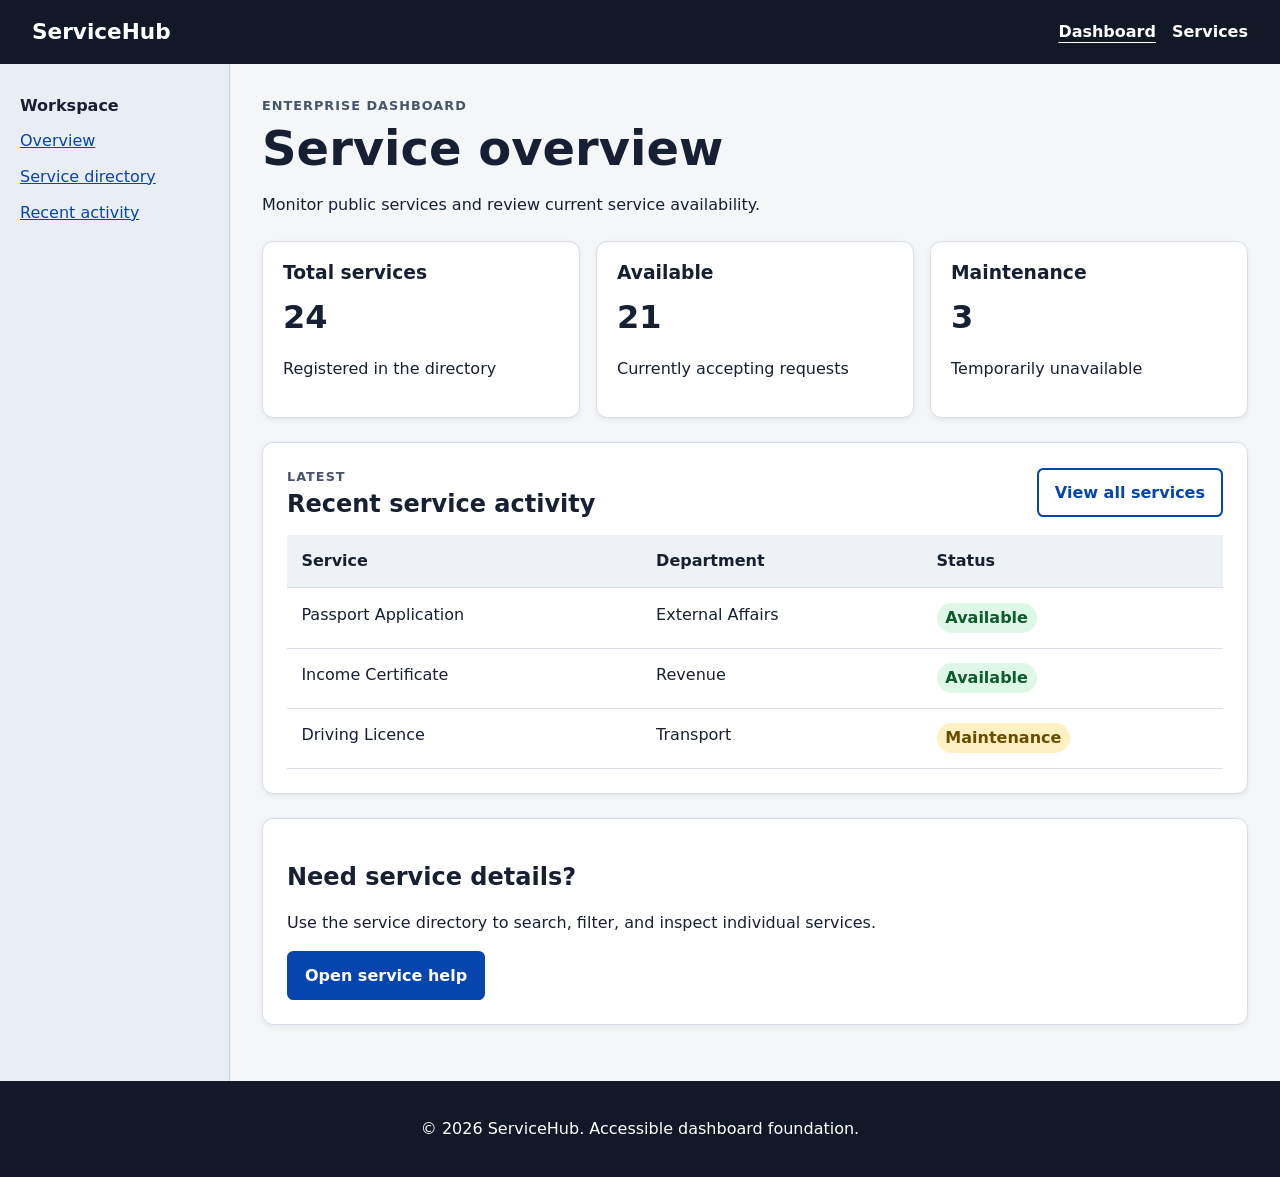
<file: client/index.html>
<!doctype html>
<html lang="en">
<head>
<meta charset="utf-8">
<meta name="viewport" content="width=device-width, initial-scale=1">
<meta name="description" content="Accessible public service enterprise dashboard">
<title>ServiceHub — Dashboard</title>
<link rel="stylesheet" href="css/styles.css">
</head>
<body>
<a class="skip-link" href="#main-content">Skip to main content</a>
<header class="site-header">
  <div class="brand"><a href="index.html" aria-label="ServiceHub home">ServiceHub</a></div>
  <nav aria-label="Primary navigation">
    <ul class="nav-list">
      <li><a href="index.html" aria-current="page">Dashboard</a></li>
      <li><a href="services.html">Services</a></li>
    </ul>
  </nav>
</header>
<div class="layout">
<aside class="sidebar" aria-label="Dashboard sidebar">
  <h2>Workspace</h2>
  <nav aria-label="Dashboard sections">
    <ul class="sidebar-list">
      <li><a href="#overview">Overview</a></li>
      <li><a href="services.html">Service directory</a></li>
      <li><a href="#activity">Recent activity</a></li>
    </ul>
  </nav>
</aside>
<main id="main-content" tabindex="-1">
<section id="overview" class="page-heading" aria-labelledby="page-title">
  <p class="eyebrow">Enterprise dashboard</p>
  <h1 id="page-title">Service overview</h1>
  <p>Monitor public services and review current service availability.</p>
</section>
<section class="stats-grid" aria-labelledby="summary-title">
  <h2 id="summary-title" class="sr-only">Service summary</h2>
  <article class="stat-card"><h3>Total services</h3><p class="stat-value">24</p><p>Registered in the directory</p></article>
  <article class="stat-card"><h3>Available</h3><p class="stat-value">21</p><p>Currently accepting requests</p></article>
  <article class="stat-card"><h3>Maintenance</h3><p class="stat-value">3</p><p>Temporarily unavailable</p></article>
</section>
<section id="activity" class="panel" aria-labelledby="activity-title">
  <div class="panel-header"><div><p class="eyebrow">Latest</p><h2 id="activity-title">Recent service activity</h2></div><a class="button button-secondary" href="services.html">View all services</a></div>
  <div class="table-wrap">
  <table>
    <caption class="sr-only">Recent public service activity</caption>
    <thead><tr><th scope="col">Service</th><th scope="col">Department</th><th scope="col">Status</th></tr></thead>
    <tbody>
      <tr><td>Passport Application</td><td>External Affairs</td><td><span class="status status-success">Available</span></td></tr>
      <tr><td>Income Certificate</td><td>Revenue</td><td><span class="status status-success">Available</span></td></tr>
      <tr><td>Driving Licence</td><td>Transport</td><td><span class="status status-warning">Maintenance</span></td></tr>
    </tbody>
  </table>
  </div>
</section>
<section class="panel" aria-labelledby="help-title">
<h2 id="help-title">Need service details?</h2>
<p>Use the service directory to search, filter, and inspect individual services.</p>
<button class="button" type="button" id="open-help">Open service help</button>
<dialog id="help-dialog" aria-labelledby="dialog-title">
<div class="dialog-content">
<div class="panel-header"><h2 id="dialog-title">Service directory help</h2><button class="icon-button" type="button" id="close-help" aria-label="Close service help">×</button></div>
<p>Search by service name or department. Required fields are announced to assistive technologies.</p>
<button class="button" type="button" id="dialog-done">Done</button>
</div>
</dialog>
</section>
</main>
</div>
<footer class="site-footer"><p>&copy; 2026 ServiceHub. Accessible dashboard foundation.</p></footer>
<script src="js/app.js" defer></script>
</body>
</html>
</file>
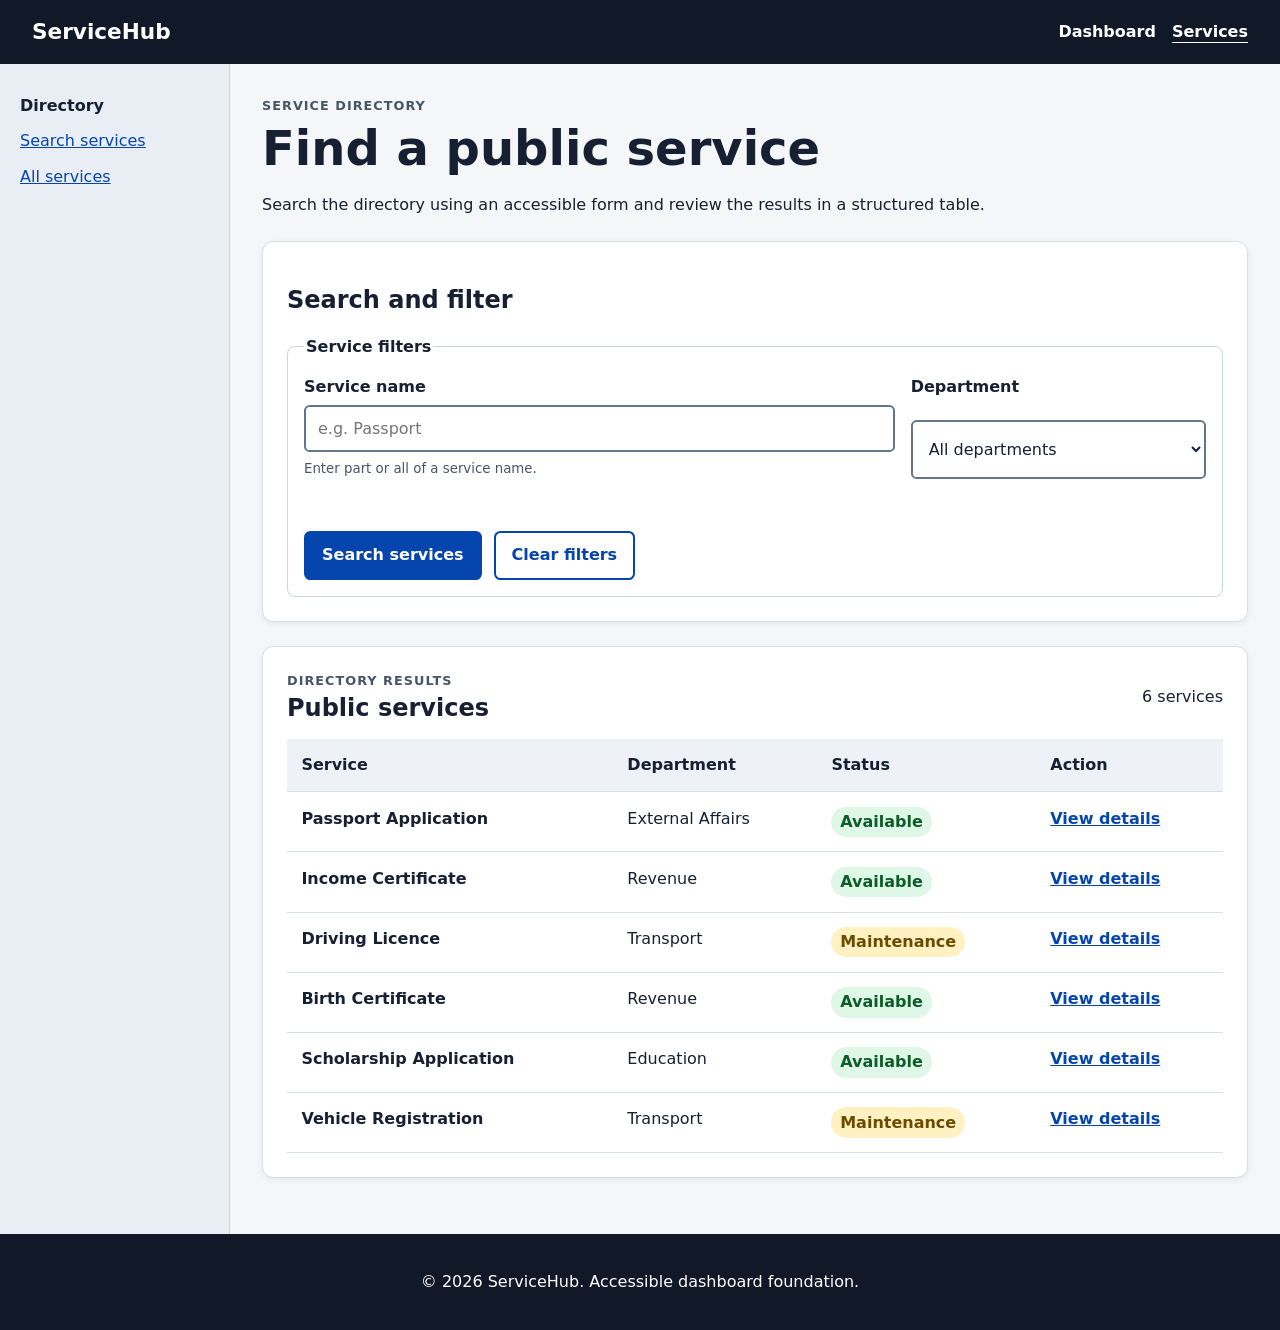
<file: client/services.html>
<!doctype html>
<html lang="en">
<head>
<meta charset="utf-8">
<meta name="viewport" content="width=device-width, initial-scale=1">
<meta name="description" content="Accessible public service directory">
<title>ServiceHub — Service Directory</title>
<link rel="stylesheet" href="css/styles.css">
</head>
<body>
<a class="skip-link" href="#main-content">Skip to main content</a>
<header class="site-header">
<div class="brand"><a href="index.html" aria-label="ServiceHub home">ServiceHub</a></div>
<nav aria-label="Primary navigation"><ul class="nav-list"><li><a href="index.html">Dashboard</a></li><li><a href="services.html" aria-current="page">Services</a></li></ul></nav>
</header>
<div class="layout">
<aside class="sidebar" aria-label="Service directory sidebar">
<h2>Directory</h2>
<nav aria-label="Directory sections"><ul class="sidebar-list"><li><a href="#search">Search services</a></li><li><a href="#service-table">All services</a></li></ul></nav>
</aside>
<main id="main-content" tabindex="-1">
<section class="page-heading" aria-labelledby="page-title"><p class="eyebrow">Service directory</p><h1 id="page-title">Find a public service</h1><p>Search the directory using an accessible form and review the results in a structured table.</p></section>
<section id="search" class="panel" aria-labelledby="search-title">
<h2 id="search-title">Search and filter</h2>
<form id="service-form" novalidate>
<fieldset><legend>Service filters</legend>
<div class="form-grid">
<div class="form-field"><label for="service-name">Service name</label><input id="service-name" name="service-name" type="search" autocomplete="off" aria-describedby="service-help" placeholder="e.g. Passport"><small id="service-help">Enter part or all of a service name.</small></div>
<div class="form-field"><label for="department">Department</label><select id="department" name="department"><option value="">All departments</option><option>External Affairs</option><option>Revenue</option><option>Transport</option><option>Education</option></select></div>
</div>
<div id="form-message" class="form-message" role="status" aria-live="polite"></div>
<div class="button-row"><button class="button" type="submit">Search services</button><button class="button button-secondary" type="reset">Clear filters</button></div>
</fieldset>
</form>
</section>
<section id="service-table" class="panel" aria-labelledby="table-title">
<div class="panel-header"><div><p class="eyebrow">Directory results</p><h2 id="table-title">Public services</h2></div><span id="result-count" aria-live="polite">6 services</span></div>
<div class="table-wrap">
<table id="services-table">
<caption class="sr-only">Public service directory with department and availability</caption>
<thead><tr><th scope="col">Service</th><th scope="col">Department</th><th scope="col">Status</th><th scope="col">Action</th></tr></thead>
<tbody>
<tr data-service="Passport Application" data-department="External Affairs"><th scope="row">Passport Application</th><td>External Affairs</td><td><span class="status status-success">Available</span></td><td><button class="text-button details-button" type="button" data-service-name="Passport Application">View details</button></td></tr>
<tr data-service="Income Certificate" data-department="Revenue"><th scope="row">Income Certificate</th><td>Revenue</td><td><span class="status status-success">Available</span></td><td><button class="text-button details-button" type="button" data-service-name="Income Certificate">View details</button></td></tr>
<tr data-service="Driving Licence" data-department="Transport"><th scope="row">Driving Licence</th><td>Transport</td><td><span class="status status-warning">Maintenance</span></td><td><button class="text-button details-button" type="button" data-service-name="Driving Licence">View details</button></td></tr>
<tr data-service="Birth Certificate" data-department="Revenue"><th scope="row">Birth Certificate</th><td>Revenue</td><td><span class="status status-success">Available</span></td><td><button class="text-button details-button" type="button" data-service-name="Birth Certificate">View details</button></td></tr>
<tr data-service="Scholarship Application" data-department="Education"><th scope="row">Scholarship Application</th><td>Education</td><td><span class="status status-success">Available</span></td><td><button class="text-button details-button" type="button" data-service-name="Scholarship Application">View details</button></td></tr>
<tr data-service="Vehicle Registration" data-department="Transport"><th scope="row">Vehicle Registration</th><td>Transport</td><td><span class="status status-warning">Maintenance</span></td><td><button class="text-button details-button" type="button" data-service-name="Vehicle Registration">View details</button></td></tr>
</tbody>
</table>
</div>
<p id="no-results" class="empty-state" hidden>No services match the selected filters.</p>
</section>
<dialog id="service-dialog" aria-labelledby="service-dialog-title"><div class="dialog-content"><div class="panel-header"><h2 id="service-dialog-title">Service details</h2><button class="icon-button" type="button" id="close-service-dialog" aria-label="Close service details">×</button></div><p id="service-dialog-description"></p><button class="button" type="button" id="done-service-dialog">Done</button></div></dialog>
</main>
</div>
<footer class="site-footer"><p>&copy; 2026 ServiceHub. Accessible dashboard foundation.</p></footer>
<script src="js/app.js" defer></script>
</body>
</html>
</file>
<file: client/css/styles.css>
*,:before,:after{box-sizing:border-box}:root{font-family:system-ui,-apple-system,BlinkMacSystemFont,"Segoe UI",sans-serif;color:#172033;background:#f4f6f8;line-height:1.5}body{margin:0;min-width:320px}a{color:#0645ad}a:focus-visible,button:focus-visible,input:focus-visible,select:focus-visible{outline:3px solid #ffbf00;outline-offset:3px}.skip-link{position:absolute;left:1rem;top:-4rem;z-index:100;padding:.75rem 1rem;background:#111827;color:#fff;border-radius:.35rem}.skip-link:focus{top:1rem}.site-header{display:flex;align-items:center;justify-content:space-between;gap:1rem;padding:1rem 2rem;background:#111827;color:#fff}.brand a{color:#fff;text-decoration:none;font-size:1.35rem;font-weight:800}.nav-list,.sidebar-list{display:flex;gap:1rem;margin:0;padding:0;list-style:none}.nav-list a{color:#fff;text-decoration:none;font-weight:650}.nav-list a[aria-current=page]{text-decoration:underline;text-underline-offset:.3rem}.layout{display:grid;grid-template-columns:230px 1fr;min-height:calc(100vh - 130px)}.sidebar{padding:2rem 1.25rem;background:#e9eef5;border-right:1px solid #cbd5e1}.sidebar h2{margin-top:0;font-size:1rem}.sidebar-list{display:grid;gap:.75rem}main{max-width:1200px;width:100%;margin:0 auto;padding:2rem}.page-heading{margin-bottom:1.5rem}.eyebrow{margin:0 0 .25rem;color:#475569;font-size:.8rem;font-weight:800;letter-spacing:.08em;text-transform:uppercase}h1,h2,h3{line-height:1.2}h1{margin:0 0 .5rem;font-size:clamp(2rem,4vw,3rem)}.stats-grid{display:grid;grid-template-columns:repeat(3,1fr);gap:1rem;margin-bottom:1.5rem}.stat-card,.panel{background:#fff;border:1px solid #d7dee8;border-radius:.7rem;box-shadow:0 2px 6px rgb(15 23 42 / 6%)}.stat-card{padding:1.25rem}.stat-card h3{margin:0}.stat-value{margin:.5rem 0;font-size:2rem;font-weight:800}.panel{margin-bottom:1.5rem;padding:1.5rem}.panel-header{display:flex;align-items:center;justify-content:space-between;gap:1rem;margin-bottom:1rem}.panel-header h2{margin:0}.button,.text-button,.icon-button{font:inherit;cursor:pointer}.button{display:inline-block;border:2px solid #0645ad;border-radius:.4rem;padding:.65rem 1rem;background:#0645ad;color:#fff;font-weight:700;text-decoration:none}.button:hover{background:#04337f}.button-secondary{background:#fff;color:#0645ad}.button-row{display:flex;flex-wrap:wrap;gap:.75rem;margin-top:1rem}.text-button{border:0;padding:0;background:transparent;color:#0645ad;text-decoration:underline;font-weight:700}.icon-button{width:2.5rem;height:2.5rem;border:2px solid #475569;border-radius:.35rem;background:#fff;color:#172033;font-size:1.5rem;line-height:1}.table-wrap{overflow-x:auto}table{width:100%;border-collapse:collapse}th,td{padding:.9rem;border-bottom:1px solid #d7dee8;text-align:left;vertical-align:top}thead th{background:#eef2f7;font-weight:800}.status{display:inline-block;padding:.2rem .55rem;border-radius:999px;font-weight:700}.status-success{background:#dff7e6;color:#0d5c2a}.status-warning{background:#fff1c2;color:#6b4b00}.form-grid{display:grid;grid-template-columns:2fr 1fr;gap:1rem}.form-field{display:grid;gap:.4rem}label,legend{font-weight:750}input,select{width:100%;min-height:2.75rem;padding:.6rem .75rem;border:2px solid #64748b;border-radius:.35rem;background:#fff;color:#172033;font:inherit}fieldset{margin:0;padding:1rem;border:1px solid #cbd5e1;border-radius:.5rem}small{color:#475569}.form-message{min-height:1.5rem;margin-top:.75rem;font-weight:700}dialog{width:min(92vw,520px);padding:0;border:0;border-radius:.7rem;box-shadow:0 20px 60px rgb(15 23 42 / 35%)}dialog::backdrop{background:rgb(15 23 42 / 65%)}.dialog-content{padding:1.5rem}.site-footer{padding:1.25rem 2rem;background:#111827;color:#fff;text-align:center}.sr-only{position:absolute;width:1px;height:1px;padding:0;margin:-1px;overflow:hidden;clip:rect(0,0,0,0);white-space:nowrap;border:0}.empty-state{margin:1rem 0 0;font-weight:700}@media(max-width:800px){.layout{grid-template-columns:1fr}.sidebar{border-right:0;border-bottom:1px solid #cbd5e1}.stats-grid,.form-grid{grid-template-columns:1fr}.site-header,.panel-header{align-items:flex-start;flex-direction:column}main{padding:1rem}}@media(prefers-reduced-motion:reduce){*{scroll-behavior:auto!important;transition-duration:.01ms!important;animation-duration:.01ms!important}}
</file>
